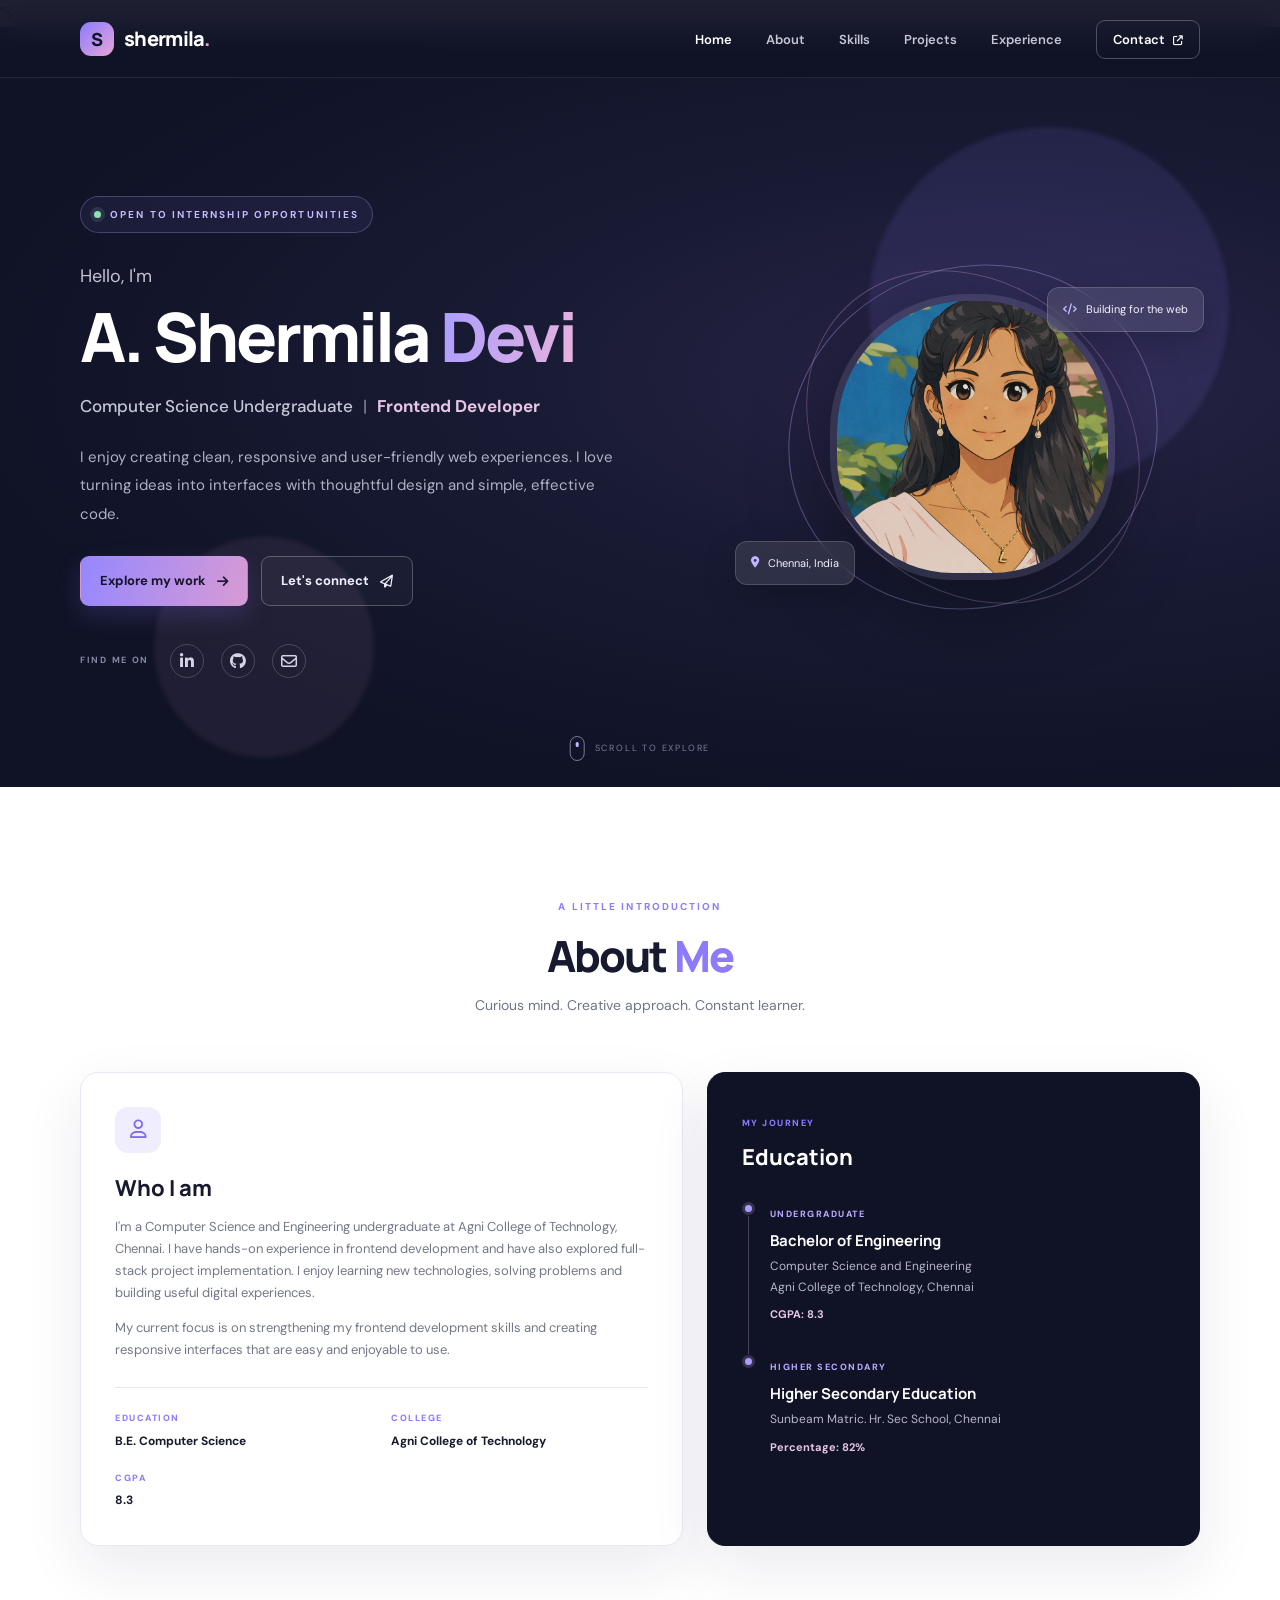
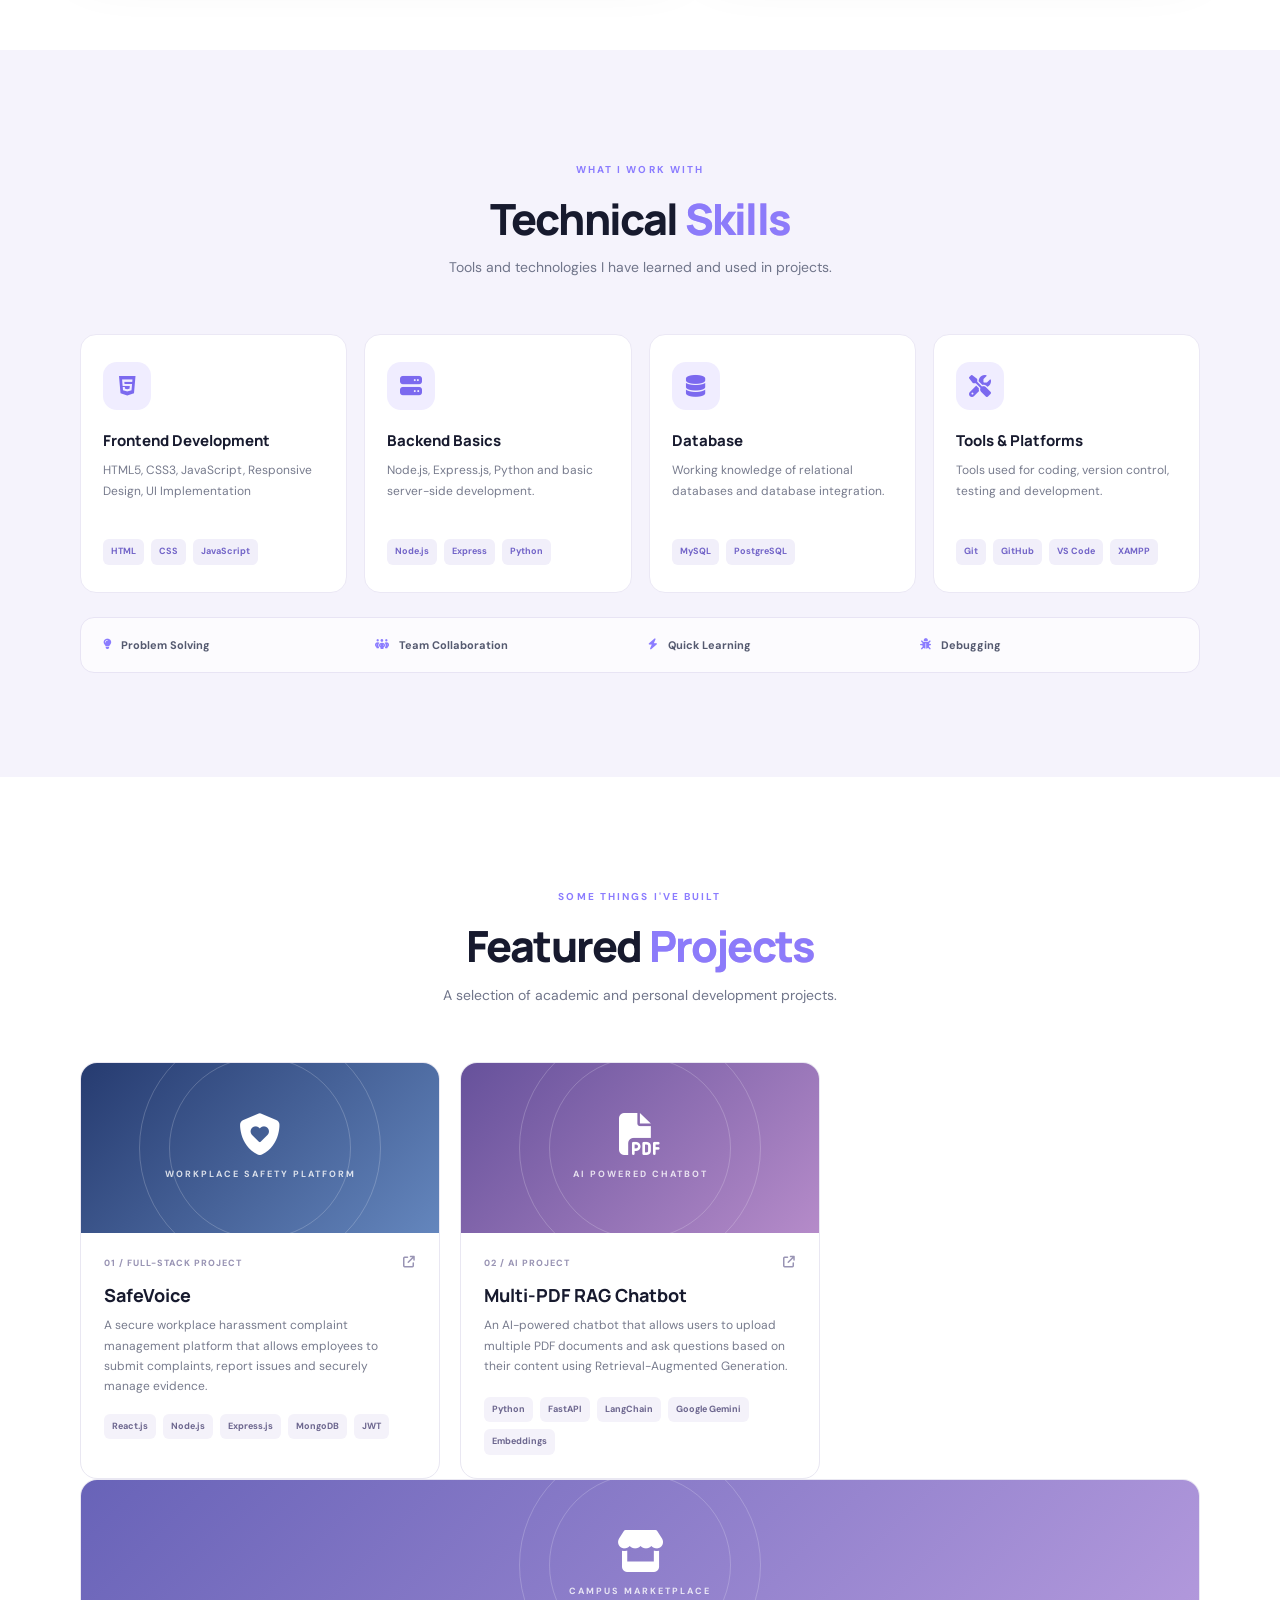
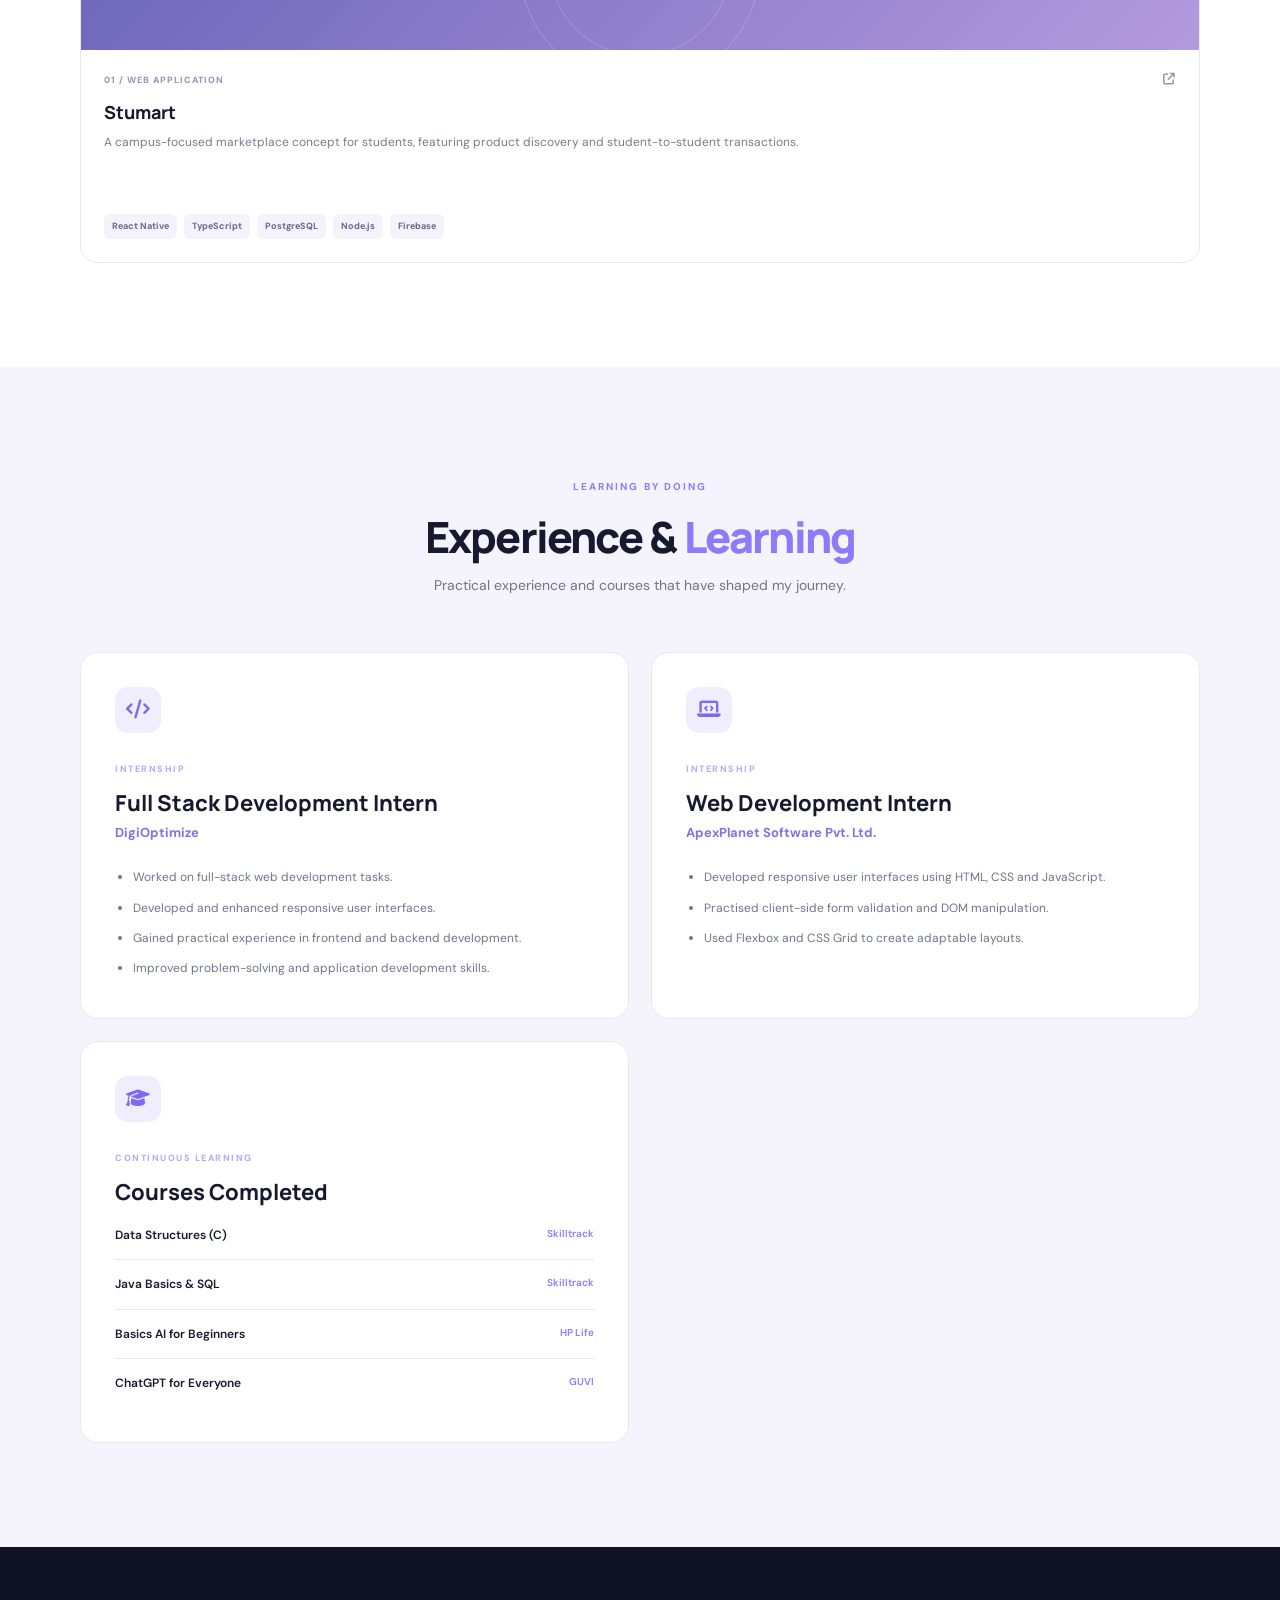
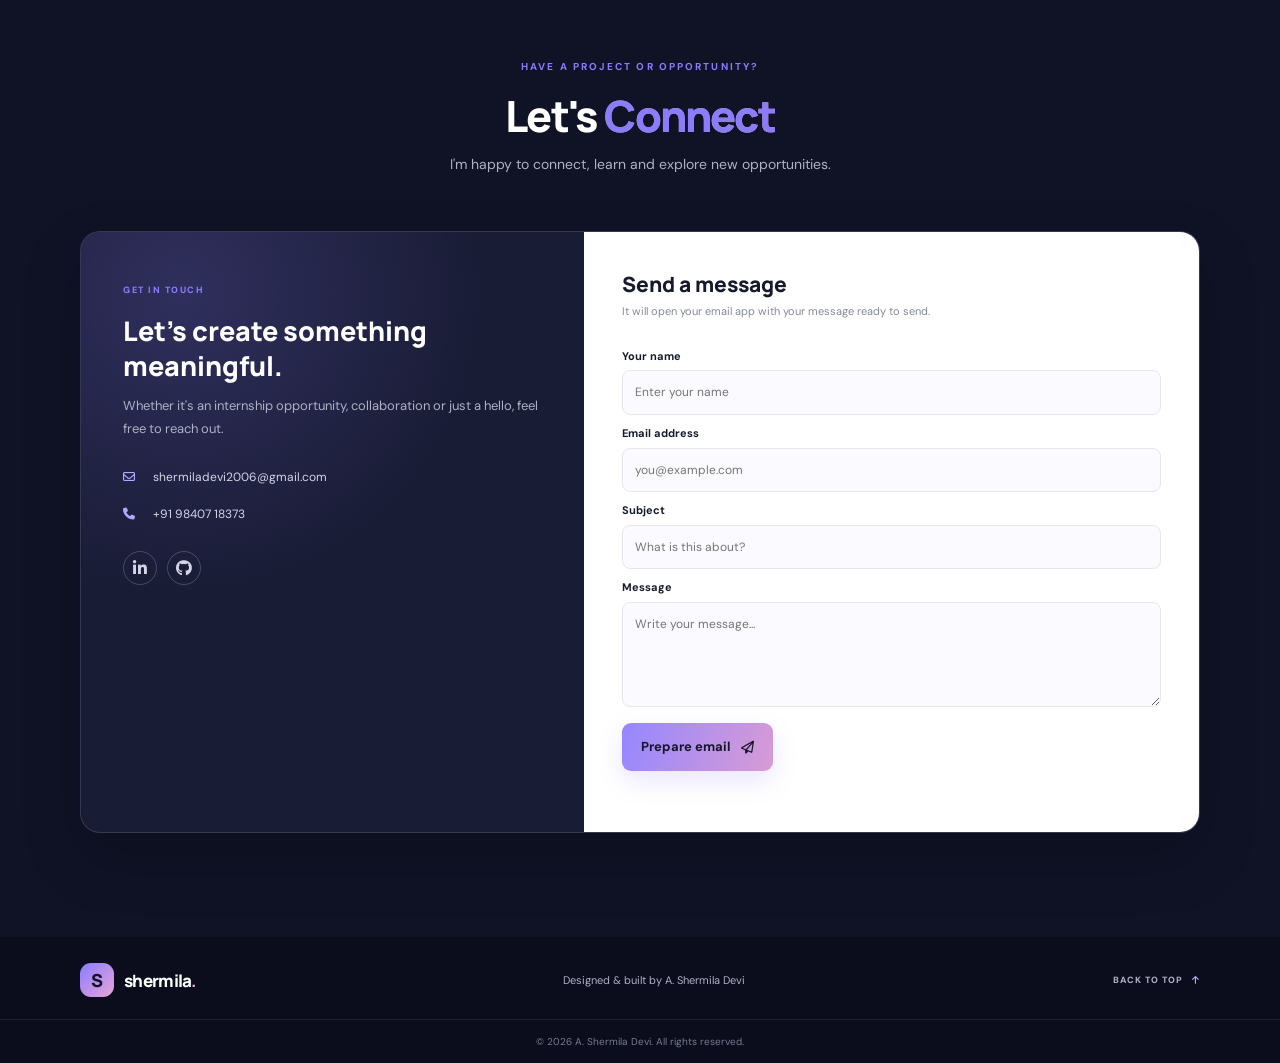
<file: Task-4-main/portfolio/index.html>
<!DOCTYPE html>
<html lang="en">
<head>
  <meta charset="UTF-8" />
  <meta charset="UTF-8">

    <meta name="google-site-verification"
    content="<meta name="google-site-verification" content="IEHguzX-2OSzhWmYerVzVXXxvpvTYlExo7reJKqc9WY" />">

    <title>Shermila Devi | Portfolio</title>
  <meta name="viewport" content="width=device-width, initial-scale=1.0" />
  <meta name="description" content="Portfolio of A. Shermila Devi, Computer Science undergraduate and frontend developer based in Chennai." />
  <meta name="theme-color" content="#101326" />
  <title>A. Shermila Devi | Frontend Developer</title>
  <link rel="preconnect" href="https://fonts.googleapis.com" />
  <link rel="preconnect" href="https://fonts.gstatic.com" crossorigin />
  <link href="https://fonts.googleapis.com/css2?family=DM+Sans:wght@400;500;600;700&family=Manrope:wght@400;500;600;700;800&display=swap" rel="stylesheet" />
  <link rel="stylesheet" href="https://cdnjs.cloudflare.com/ajax/libs/font-awesome/6.5.2/css/all.min.css" />
  <link rel="stylesheet" href="style.css" />
</head>
<body>
  <header class="site-header" id="top">
    <nav class="navbar container" aria-label="Main navigation">
      <a class="brand" href="#home" aria-label="Shermila home"><span class="brand-mark">S</span><span>shermila<span class="brand-dot">.</span></span></a>
      <button class="menu-toggle" aria-label="Open navigation" aria-expanded="false"><i class="fa-solid fa-bars"></i></button>
      <ul class="nav-menu">
        <li><a class="nav-link active" href="#home">Home</a></li>
        <li><a class="nav-link" href="#about">About</a></li>
        <li><a class="nav-link" href="#skills">Skills</a></li>
        <li><a class="nav-link" href="#projects">Projects</a></li>
        <li><a class="nav-link" href="#experience">Experience</a></li>
        <li><a class="nav-link nav-contact" href="#contact">Contact <i class="fa-solid fa-arrow-up-right-from-square"></i></a></li>
      </ul>
    </nav>
  </header>

  <main>
    <section class="hero section-shell" id="home">
      <div class="hero-glow glow-one"></div><div class="hero-glow glow-two"></div>
      <div class="container hero-grid">
        <div class="hero-copy reveal">
          <span class="eyebrow"><span class="status-dot"></span> OPEN TO INTERNSHIP OPPORTUNITIES</span>
          <p class="hello">Hello, I'm</p>
          <h1>A. Shermila <span>Devi</span></h1>
          <h2>Computer Science Undergraduate <span class="role-divider">|</span> <strong>Frontend Developer</strong></h2>
          <p class="hero-description">I enjoy creating clean, responsive and user-friendly web experiences. I love turning ideas into interfaces with thoughtful design and simple, effective code.</p>
          <div class="hero-actions">
            <a class="button button-primary" href="#projects">Explore my work <i class="fa-solid fa-arrow-right"></i></a>
            <a class="button button-outline" href="#contact">Let's connect <i class="fa-regular fa-paper-plane"></i></a>
          </div>
          <div class="hero-socials">
            <span>FIND ME ON</span>
            <a href="https://www.linkedin.com/in/shermiladevi0407/" target="_blank" rel="noopener noreferrer" aria-label="LinkedIn"><i class="fa-brands fa-linkedin-in"></i></a>
            <a href="https://github.com/Shermiladevi0407" target="_blank" rel="noopener noreferrer" aria-label="GitHub"><i class="fa-brands fa-github"></i></a>
            <a href="mailto:shermiladevi2006@gmail.com" aria-label="Email"><i class="fa-regular fa-envelope"></i></a>
          </div>
        </div>
        <div class="hero-visual reveal">
          <div class="photo-frame"><div class="photo-orbit orbit-a"></div><div class="photo-orbit orbit-b"></div><img src="shermi.png" alt="Portrait of A. Shermila Devi" class="profile-img" /></div>
          <div class="floating-note note-code"><i class="fa-solid fa-code"></i><span>Building for the web</span></div>
          <div class="floating-note note-location"><i class="fa-solid fa-location-dot"></i><span>Chennai, India</span></div>
        </div>
      </div>
      <a href="#about" class="scroll-cue"><span></span> SCROLL TO EXPLORE</a>
    </section>

    <section class="section section-light" id="about">
      <div class="container">
        <div class="section-heading reveal"><span class="eyebrow">A LITTLE INTRODUCTION</span><h2>About <span>Me</span></h2><p>Curious mind. Creative approach. Constant learner.</p></div>
        <div class="about-grid">
          <div class="about-panel reveal"><div class="about-icon"><i class="fa-regular fa-user"></i></div><h3>Who I am</h3><p>I'm a Computer Science and Engineering undergraduate at Agni College of Technology, Chennai. I have hands-on experience in frontend development and have also explored full-stack project implementation. I enjoy learning new technologies, solving problems and building useful digital experiences.</p><p>My current focus is on strengthening my frontend development skills and creating responsive interfaces that are easy and enjoyable to use.</p><div class="quick-facts"><div><span class="fact-label">EDUCATION</span><strong>B.E. Computer Science</strong></div><div><span class="fact-label">COLLEGE</span><strong>Agni College of Technology</strong></div><div><span class="fact-label">CGPA</span><strong>8.3</strong></div></div></div>
          <div class="education-panel reveal"><span class="panel-kicker">MY JOURNEY</span><h3>Education</h3><div class="timeline"><div class="timeline-item"><span class="timeline-dot"></span><div><span class="timeline-date">UNDERGRADUATE</span><h4>Bachelor of Engineering</h4><p>Computer Science and Engineering</p><small>Agni College of Technology, Chennai</small><b>CGPA: 8.3</b></div></div><div class="timeline-item"><span class="timeline-dot"></span><div><span class="timeline-date">HIGHER SECONDARY</span><h4>Higher Secondary Education</h4><p>Sunbeam Matric. Hr. Sec School, Chennai</p><b>Percentage: 82%</b></div></div></div></div>
        </div>
      </div>
    </section>

    <section class="section section-tint" id="skills">
      <div class="container">
        <div class="section-heading reveal"><span class="eyebrow">WHAT I WORK WITH</span><h2>Technical <span>Skills</span></h2><p>Tools and technologies I have learned and used in projects.</p></div>
        <div class="skills-grid">
          <article class="skill-card reveal"><div class="skill-icon"><i class="fa-brands fa-html5"></i></div><h3>Frontend Development</h3><p>HTML5, CSS3, JavaScript, Responsive Design, UI Implementation</p><div class="skill-tags"><span>HTML</span><span>CSS</span><span>JavaScript</span></div></article>
          <article class="skill-card reveal"><div class="skill-icon"><i class="fa-solid fa-server"></i></div><h3>Backend Basics</h3><p>Node.js, Express.js, Python and basic server-side development.</p><div class="skill-tags"><span>Node.js</span><span>Express</span><span>Python</span></div></article>
          <article class="skill-card reveal"><div class="skill-icon"><i class="fa-solid fa-database"></i></div><h3>Database</h3><p>Working knowledge of relational databases and database integration.</p><div class="skill-tags"><span>MySQL</span><span>PostgreSQL</span></div></article>
          <article class="skill-card reveal"><div class="skill-icon"><i class="fa-solid fa-screwdriver-wrench"></i></div><h3>Tools & Platforms</h3><p>Tools used for coding, version control, testing and development.</p><div class="skill-tags"><span>Git</span><span>GitHub</span><span>VS Code</span><span>XAMPP</span></div></article>
        </div>
        <div class="strength-strip reveal"><div><i class="fa-solid fa-lightbulb"></i><span>Problem Solving</span></div><div><i class="fa-solid fa-people-group"></i><span>Team Collaboration</span></div><div><i class="fa-solid fa-bolt"></i><span>Quick Learning</span></div><div><i class="fa-solid fa-bug"></i><span>Debugging</span></div></div>
      </div>
    </section>

    <section class="section section-light" id="projects">
      <div class="container">
        <div class="section-heading reveal"><span class="eyebrow">SOME THINGS I'VE BUILT</span><h2>Featured <span>Projects</span></h2><p>A selection of academic and personal development projects.</p></div>
        <div class="projects-grid">

          <!-- SafeVoice Project -->
          <article class="project-card reveal">
      
              <div class="project-art art-safevoice">
                  <i class="fa-solid fa-shield-heart"></i>
                  <span class="art-label">WORKPLACE SAFETY PLATFORM</span>
              </div>
      
              <div class="project-body">
      
                  <div class="project-topline">
                      <span>01 / FULL-STACK PROJECT</span>
                      <i class="fa-solid fa-arrow-up-right-from-square"></i>
                  </div>
      
                  <h3>SafeVoice</h3>
      
                  <p>
                      A secure workplace harassment complaint management
                      platform that allows employees to submit complaints,
                      report issues and securely manage evidence.
                  </p>
      
                  <div class="project-tech">
                      <span>React.js</span>
                      <span>Node.js</span>
                      <span>Express.js</span>
                      <span>MongoDB</span>
                      <span>JWT</span>
                  </div>
      
              </div>
          </article>
      
      
          <!-- Multi-PDF RAG Chatbot -->
          <article class="project-card reveal">
      
              <div class="project-art art-rag">
                  <i class="fa-solid fa-file-pdf"></i>
                  <span class="art-label">AI POWERED CHATBOT</span>
              </div>
      
              <div class="project-body">
      
                  <div class="project-topline">
                      <span>02 / AI PROJECT</span>
                      <i class="fa-solid fa-arrow-up-right-from-square"></i>
                  </div>
      
                  <h3>Multi-PDF RAG Chatbot</h3>
      
                  <p>
                      An AI-powered chatbot that allows users to upload
                      multiple PDF documents and ask questions based
                      on their content using Retrieval-Augmented Generation.
                  </p>
      
                  <div class="project-tech">
                      <span>Python</span>
                      <span>FastAPI</span>
                      <span>LangChain</span>
                      <span>Google Gemini</span>
                      <span>Embeddings</span>
                  </div>
      
              </div>
          </article>
      
      </div>
          <article class="project-card reveal"><div class="project-art art-market"><i class="fa-solid fa-store"></i><span class="art-label">CAMPUS MARKETPLACE</span></div><div class="project-body"><div class="project-topline"><span>01 / WEB APPLICATION</span><i class="fa-solid fa-arrow-up-right-from-square"></i></div><h3>Stumart</h3><p>A campus-focused marketplace concept for students, featuring product discovery and student-to-student transactions.</p><div class="project-tech"><span>React Native</span><span>TypeScript</span><span>PostgreSQL</span><span>Node.js</span><span>Firebase</span></div></div></article>
        </div>
      </div>
    </section>

    <section class="section section-tint" id="experience">
      <div class="container">
        <div class="section-heading reveal"><span class="eyebrow">LEARNING BY DOING</span><h2>Experience & <span>Learning</span></h2><p>Practical experience and courses that have shaped my journey.</p></div>
        <div class="experience-grid">
          <article class="experience-card reveal">
            <div class="experience-symbol">
                <i class="fa-solid fa-code"></i>
            </div>
        
            <span class="timeline-date">INTERNSHIP</span>
        
            <h3>Full Stack Development Intern</h3>
            <h4>DigiOptimize</h4>
        
            <ul>
                <li>Worked on full-stack web development tasks.</li>
                <li>Developed and enhanced responsive user interfaces.</li>
                <li>Gained practical experience in frontend and backend development.</li>
                <li>Improved problem-solving and application development skills.</li>
            </ul>
        </article>
          <article class="experience-card reveal"><div class="experience-symbol"><i class="fa-solid fa-laptop-code"></i></div><span class="timeline-date">INTERNSHIP</span><h3>Web Development Intern</h3><h4>ApexPlanet Software Pvt. Ltd.</h4><ul><li>Developed responsive user interfaces using HTML, CSS and JavaScript.</li><li>Practised client-side form validation and DOM manipulation.</li><li>Used Flexbox and CSS Grid to create adaptable layouts.</li></ul></article>
          <article class="experience-card courses-card reveal"><div class="experience-symbol"><i class="fa-solid fa-graduation-cap"></i></div><span class="timeline-date">CONTINUOUS LEARNING</span><h3>Courses Completed</h3><div class="course-row"><span>Data Structures (C)</span><small>Skilltrack</small></div><div class="course-row"><span>Java Basics & SQL</span><small>Skilltrack</small></div><div class="course-row"><span>Basics AI for Beginners</span><small>HP Life</small></div><div class="course-row"><span>ChatGPT for Everyone</span><small>GUVI</small></div></article>
        </div>
      </div>
    </section>

    <section class="section contact-section" id="contact">
      <div class="container">
        <div class="section-heading reveal"><span class="eyebrow">HAVE A PROJECT OR OPPORTUNITY?</span><h2>Let's <span>Connect</span></h2><p>I'm happy to connect, learn and explore new opportunities.</p></div>
        <div class="contact-card reveal"><div class="contact-copy"><span class="panel-kicker">GET IN TOUCH</span><h3>Let's create something meaningful.</h3><p>Whether it's an internship opportunity, collaboration or just a hello, feel free to reach out.</p><a class="contact-line" href="mailto:shermiladevi2006@gmail.com"><i class="fa-regular fa-envelope"></i><span>shermiladevi2006@gmail.com</span></a><a class="contact-line" href="tel:+919840718373"><i class="fa-solid fa-phone"></i><span>+91 98407 18373</span></a><div class="contact-socials"><a href="https://www.linkedin.com/in/shermiladevi0407/" target="_blank" rel="noopener noreferrer" aria-label="LinkedIn"><i class="fa-brands fa-linkedin-in"></i></a><a href="https://github.com/Shermiladevi0407" target="_blank" rel="noopener noreferrer" aria-label="GitHub"><i class="fa-brands fa-github"></i></a></div></div><form class="contact-form" id="contactForm"><div class="form-heading"><h3>Send a message</h3><p>It will open your email app with your message ready to send.</p></div><label for="name">Your name</label><input id="name" name="name" type="text" placeholder="Enter your name" required /><label for="email">Email address</label><input id="email" name="email" type="email" placeholder="you@example.com" required /><label for="subject">Subject</label><input id="subject" name="subject" type="text" placeholder="What is this about?" required /><label for="message">Message</label><textarea id="message" name="message" rows="4" placeholder="Write your message..." required></textarea><button class="button button-primary submit-button" type="submit">Prepare email <i class="fa-regular fa-paper-plane"></i></button><p class="form-note" id="formNote" aria-live="polite"></p></form></div>
      </div>
    </section>
  </main>

  <footer class="footer"><div class="container footer-inner"><a class="brand" href="#home"><span class="brand-mark">S</span><span>shermila<span class="brand-dot">.</span></span></a><p>Designed & built by A. Shermila Devi</p><a class="back-top" href="#top">BACK TO TOP <i class="fa-solid fa-arrow-up"></i></a></div><div class="footer-bottom">© <span id="year"></span> A. Shermila Devi. All rights reserved.</div></footer>
  <script src="script.js"></script>
</body>
</html>
</file>
<file: Task-4-main/portfolio/style.css>
/* SafeVoice Project */
.art-safevoice {
    background: linear-gradient(
        135deg,
        #263b70,
        #6486bd
    );
}

/* Multi-PDF RAG Chatbot */
.art-rag {
    background: linear-gradient(
        135deg,
        #66519b,
        #b58bc9
    );
}
:root{--ink:#171a2e;--muted:#70758a;--purple:#8b7cff;--pink:#e7a5d7;--paper:#fbfaff;--line:#e9e7f2;--navy:#101326;--white:#fff;--shadow:0 22px 60px rgba(28,24,64,.09)}
*{box-sizing:border-box;margin:0;padding:0}html{scroll-behavior:smooth;scroll-padding-top:88px}body{font-family:'DM Sans',sans-serif;color:var(--ink);background:var(--paper);line-height:1.7;overflow-x:hidden}a{color:inherit;text-decoration:none}button,input,textarea{font:inherit}.container{width:min(1120px,calc(100% - 48px));margin:auto}.section{padding:104px 0}.section-light{background:#fff}.section-tint{background:#f5f3fc}.site-header{height:78px;position:fixed;z-index:1000;inset:0 0 auto;background:rgba(16,19,38,.94);backdrop-filter:blur(16px);border-bottom:1px solid rgba(255,255,255,.08)}.navbar{height:100%;display:flex;align-items:center;justify-content:space-between}.brand{display:inline-flex;align-items:center;gap:10px;color:#fff;font:800 20px 'Manrope',sans-serif;letter-spacing:-.7px}.brand-mark{width:34px;height:34px;display:grid;place-items:center;border-radius:11px;background:linear-gradient(135deg,var(--purple),var(--pink));color:#11142a;font-size:18px}.brand-dot{color:var(--pink)}.nav-menu{display:flex;align-items:center;gap:34px;list-style:none}.nav-link{font-size:13px;font-weight:600;color:#c6c7d5;transition:.25s}.nav-link:hover,.nav-link.active{color:#fff}.nav-contact{padding:10px 16px;border:1px solid rgba(255,255,255,.25);border-radius:9px;color:#fff}.nav-contact i{font-size:10px;margin-left:5px}.menu-toggle{display:none;background:none;border:0;color:#fff;font-size:22px;cursor:pointer}
.hero{min-height:760px;padding:150px 0 90px;position:relative;overflow:hidden;background:radial-gradient(ellipse at 78% 46%,#292448 0,#171a32 38%,#101326 75%);color:#fff;display:flex;align-items:center}.hero-grid{display:grid;grid-template-columns:1.15fr .85fr;align-items:center;gap:50px;position:relative;z-index:1}.hero-glow{position:absolute;border-radius:50%;filter:blur(2px);pointer-events:none}.glow-one{width:360px;height:360px;background:rgba(139,124,255,.12);top:100px;right:4%}.glow-two{width:220px;height:220px;background:rgba(231,165,215,.08);bottom:30px;left:12%}.eyebrow{font-size:10px;letter-spacing:2.1px;font-weight:700;color:var(--purple);display:inline-flex;align-items:center;gap:9px}.hero .eyebrow{color:#c5bbff;padding:9px 13px;border:1px solid rgba(197,187,255,.25);border-radius:30px;background:rgba(139,124,255,.08)}.status-dot{width:7px;height:7px;border-radius:50%;background:#8fe0b2;box-shadow:0 0 0 4px rgba(143,224,178,.13)}.hello{margin-top:28px;color:#c2c3d2;font-size:18px}.hero h1{font:800 clamp(42px,5.5vw,68px)/1.1 'Manrope',sans-serif;letter-spacing:-3px;margin:7px 0 18px}.hero h1 span,.section-heading h2 span{background:linear-gradient(100deg,#a99eff,#e9b2dc);-webkit-background-clip:text;background-clip:text;color:transparent}.hero h2{font-size:17px;font-weight:500;color:#c5c7d6}.hero h2 strong{color:#e7c5e6;font-weight:700}.role-divider{color:#777b94;margin:0 6px}.hero-description{max-width:550px;margin:22px 0 28px;color:#aeb1c5;font-size:15px;line-height:1.9}.hero-actions{display:flex;flex-wrap:wrap;gap:13px}.button{display:inline-flex;align-items:center;justify-content:center;gap:11px;padding:13px 19px;border-radius:9px;font-size:13px;font-weight:700;border:1px solid transparent;cursor:pointer;transition:transform .25s,box-shadow .25s,background .25s}.button:hover{transform:translateY(-3px)}.button-primary{background:linear-gradient(110deg,#9587ff,#d89bd4);color:#17152b;box-shadow:0 10px 25px rgba(139,124,255,.18)}.button-primary:hover{box-shadow:0 14px 32px rgba(139,124,255,.3)}.button-outline{border-color:rgba(255,255,255,.25);color:#f2efff;background:rgba(255,255,255,.03)}.button-outline:hover{background:rgba(255,255,255,.1)}.hero-socials{display:flex;align-items:center;gap:17px;margin-top:38px}.hero-socials span{font-size:9px;letter-spacing:1.7px;color:#858aa4;font-weight:700;margin-right:4px}.hero-socials a,.contact-socials a{width:34px;height:34px;border:1px solid rgba(255,255,255,.18);border-radius:50%;display:grid;place-items:center;color:#d5d3e8;transition:.25s}.hero-socials a:hover{background:var(--purple);color:#111326;transform:translateY(-3px)}.hero-visual{position:relative;display:grid;place-items:center;min-height:440px}.photo-frame{width:min(340px,78%);aspect-ratio:1;position:relative;display:grid;place-items:center}.profile-img{width:84%;height:84%;object-fit:cover;object-position:center 25%;border-radius:48% 48% 43% 43%;position:relative;z-index:2;border:7px solid rgba(255,255,255,.09);box-shadow:0 25px 80px rgba(0,0,0,.35)}.photo-orbit{position:absolute;border:1px solid rgba(190,177,255,.35);border-radius:50%;inset:0;transform:rotate(-22deg) scaleX(1.1)}.orbit-b{inset:20px -12px;transform:rotate(45deg);border-color:rgba(231,165,215,.3)}.floating-note{position:absolute;z-index:3;display:flex;align-items:center;gap:9px;padding:12px 15px;border-radius:12px;background:rgba(255,255,255,.1);border:1px solid rgba(255,255,255,.16);backdrop-filter:blur(12px);font-size:11px;color:#f4f1ff;box-shadow:0 12px 35px rgba(0,0,0,.18)}.floating-note i{color:#c0b6ff}.note-code{top:70px;right:-4px}.note-location{bottom:72px;left:-10px}.scroll-cue{position:absolute;bottom:26px;left:50%;transform:translateX(-50%);display:flex;align-items:center;gap:10px;color:#777d9b;font-size:9px;letter-spacing:1.8px}.scroll-cue span{height:25px;width:15px;border:1px solid #777d9b;border-radius:12px;position:relative}.scroll-cue span:after{content:'';position:absolute;top:5px;left:5px;width:3px;height:5px;border-radius:3px;background:#c4b9ff;animation:scroll 1.5s infinite}@keyframes scroll{to{transform:translateY(8px);opacity:0}}
.section-heading{text-align:center;margin:0 auto 54px;max-width:620px}.section-heading h2{font:800 clamp(32px,4vw,43px)/1.2 'Manrope',sans-serif;letter-spacing:-1.8px;margin:12px 0}.section-heading h2 span{color:#8c7bfa}.section-heading>p{color:var(--muted);font-size:14px}.about-grid{display:grid;grid-template-columns:1.1fr .9fr;gap:24px}.about-panel,.education-panel,.experience-card{background:#fff;border:1px solid var(--line);border-radius:18px;padding:34px;box-shadow:var(--shadow)}.about-icon,.experience-symbol{width:46px;height:46px;display:grid;place-items:center;border-radius:13px;background:#f0edff;color:#7c6af0;font-size:19px;margin-bottom:20px}.about-panel h3,.education-panel h3,.experience-card h3{font:750 22px 'Manrope',sans-serif;margin-bottom:13px}.about-panel>p{color:#73778a;font-size:13px;margin-bottom:13px}.quick-facts{display:grid;grid-template-columns:1fr 1fr;gap:20px;margin-top:26px;padding-top:23px;border-top:1px solid var(--line)}.quick-facts>div{display:flex;flex-direction:column;gap:4px}.fact-label,.timeline-date,.panel-kicker{font-size:9px;letter-spacing:1.5px;font-weight:800;color:#8b7cff}.quick-facts strong{font-size:12px}.education-panel{background:var(--navy);color:#fff;border-color:var(--navy)}.education-panel h3{margin:8px 0 26px}.timeline{display:grid;gap:25px}.timeline-item{display:flex;gap:15px;position:relative}.timeline-item:not(:last-child):before{content:'';position:absolute;top:18px;left:6px;height:calc(100% + 10px);width:1px;background:#46435e}.timeline-dot{width:13px;height:13px;flex:0 0 13px;border-radius:50%;background:#a99eff;border:3px solid #37314f;margin-top:4px;z-index:1}.timeline-date{color:#b5aaff}.timeline-item h4{font:700 15px 'Manrope',sans-serif;margin:5px 0}.timeline-item p,.timeline-item small{display:block;color:#b5b6c8;font-size:12px}.timeline-item b{display:inline-block;color:#e7c5e6;font-size:11px;margin-top:8px}
.skills-grid{display:grid;grid-template-columns:repeat(4,1fr);gap:17px}.skill-card{padding:27px 22px;background:#fff;border:1px solid #ebe8f5;border-radius:16px;transition:.28s}.skill-card:hover,.project-card:hover,.experience-card:hover{transform:translateY(-6px);box-shadow:0 22px 45px rgba(38,31,84,.12)}.skill-icon{width:48px;height:48px;display:grid;place-items:center;background:#f0edff;border-radius:14px;color:#7b69ef;font-size:22px;margin-bottom:20px}.skill-card h3{font:750 15px 'Manrope',sans-serif;margin-bottom:9px}.skill-card p{font-size:12px;color:#777b8d;min-height:62px}.skill-tags,.project-tech{display:flex;flex-wrap:wrap;gap:7px;margin-top:17px}.skill-tags span,.project-tech span{font-size:9px;font-weight:700;padding:5px 8px;border-radius:6px;background:#f1effa;color:#7264c8}.strength-strip{margin-top:24px;padding:18px 22px;border:1px solid #e8e4f4;border-radius:14px;display:grid;grid-template-columns:repeat(4,1fr);gap:15px;background:rgba(255,255,255,.7)}.strength-strip div{display:flex;align-items:center;gap:10px;font-size:11px;font-weight:700;color:#555a70}.strength-strip i{color:#8b7cff}
.projects-grid{display:grid;grid-template-columns:repeat(3,1fr);gap:20px}.project-card{background:#fff;border:1px solid var(--line);border-radius:17px;overflow:hidden;transition:.28s}.project-art{height:170px;display:flex;flex-direction:column;align-items:center;justify-content:center;gap:12px;position:relative;overflow:hidden}.project-art:before,.project-art:after{content:'';position:absolute;border:1px solid rgba(255,255,255,.2);border-radius:50%;width:180px;height:180px}.project-art:after{width:240px;height:240px}.project-art>i{font-size:42px;color:#fff;z-index:1}.art-label{font-size:9px;letter-spacing:2px;color:rgba(255,255,255,.8);font-weight:700;z-index:1}.art-market{background:linear-gradient(135deg,#6863b8,#b49add)}.art-loan{background:linear-gradient(135deg,#315d78,#72a5b2)}.art-hospital{background:linear-gradient(135deg,#9b6e9e,#d8a2ba)}.project-body{padding:23px}.project-topline{display:flex;justify-content:space-between;color:#9994b4;font-size:9px;font-weight:800;letter-spacing:1px}.project-topline i{font-size:12px}.project-body h3{font:750 18px 'Manrope',sans-serif;margin:12px 0 8px}.project-body p{font-size:12px;color:#777b8d;min-height:65px}.project-tech{margin-top:17px}.project-tech span{background:#f4f2fa;color:#6c668e}
.experience-grid{display:grid;grid-template-columns:1fr 1fr;gap:22px}.experience-card{box-shadow:none}.experience-card h3{margin:8px 0 4px}.experience-card h4{font-size:13px;color:#8272e8;margin-bottom:18px}.experience-card ul{padding-left:18px;color:#70758a;font-size:12px}.experience-card li{padding:5px 0}.course-row{display:flex;justify-content:space-between;gap:12px;padding:14px 0;border-bottom:1px solid var(--line);font-size:12px;font-weight:600}.course-row:last-child{border:0}.course-row small{color:#8b7cff;font-size:10px}
.contact-section{background:var(--navy);color:#fff}.contact-section .section-heading>p{color:#aeb1c5}.contact-section .section-heading h2{color:#fff}.contact-card{display:grid;grid-template-columns:.9fr 1.1fr;border:1px solid rgba(255,255,255,.12);border-radius:20px;overflow:hidden;background:#191c35;box-shadow:0 25px 60px rgba(0,0,0,.2)}.contact-copy{padding:42px;background:radial-gradient(circle at 20% 10%,rgba(139,124,255,.2),transparent 45%)}.contact-copy h3{font:800 27px/1.3 'Manrope',sans-serif;margin:12px 0}.contact-copy>p{color:#aeb1c5;font-size:13px;margin-bottom:27px}.contact-line{display:flex;align-items:center;gap:13px;margin:17px 0;color:#d6d4e7;font-size:12px}.contact-line i{color:#b3a8ff;width:17px}.contact-socials{display:flex;gap:10px;margin-top:27px}.contact-socials a{border-color:rgba(255,255,255,.2)}.contact-socials a:hover{background:var(--purple);color:#111326}.contact-form{padding:38px;background:#fff;color:var(--ink);display:flex;flex-direction:column}.form-heading h3{font:800 21px 'Manrope',sans-serif}.form-heading p{font-size:11px;color:#85899a;margin:4px 0 17px}.contact-form label{font-size:11px;font-weight:700;margin:9px 0 5px}.contact-form input,.contact-form textarea{width:100%;border:1px solid #e7e5ef;border-radius:8px;padding:11px 12px;font-size:12px;outline:none;background:#fbfaff;resize:vertical;transition:.2s}.contact-form input:focus,.contact-form textarea:focus{border-color:#9a8cff;box-shadow:0 0 0 3px rgba(139,124,255,.12)}.submit-button{margin-top:16px;align-self:flex-start;border:0}.form-note{font-size:11px;color:#7465d3;margin-top:8px;min-height:15px}.footer{background:#0b0d1c;color:#aeb1c5;padding:26px 0 0}.footer-inner{display:flex;align-items:center;justify-content:space-between;padding-bottom:22px}.footer-inner .brand{font-size:17px}.footer-inner p{font-size:11px}.back-top{font-size:9px;letter-spacing:1px;font-weight:800}.back-top i{margin-left:6px;color:#b3a8ff}.footer-bottom{text-align:center;border-top:1px solid rgba(255,255,255,.08);padding:13px;font-size:10px;color:#777b91}.reveal{opacity:0;transform:translateY(22px);transition:opacity .7s ease,transform .7s ease}.reveal.visible{opacity:1;transform:translateY(0)}
@media(max-width:900px){.nav-menu{gap:19px}.hero-grid{gap:20px}.hero h1{font-size:54px}.skills-grid{grid-template-columns:repeat(2,1fr)}.projects-grid{grid-template-columns:repeat(2,1fr)}.project-card:last-child{grid-column:1/-1;max-width:calc(50% - 10px);justify-self:center}.hero-visual{min-height:360px}}
@media(max-width:680px){.container{width:min(100% - 34px,520px)}.section{padding:76px 0}.site-header{height:68px}.menu-toggle{display:block}.nav-menu{position:absolute;top:68px;left:0;right:0;display:none;flex-direction:column;align-items:stretch;gap:0;padding:10px 22px 18px;background:#101326;border-top:1px solid rgba(255,255,255,.08)}.nav-menu.open{display:flex}.nav-menu li{padding:11px 0}.nav-contact{display:inline-block}.hero{padding:118px 0 80px;min-height:auto}.hero-grid{grid-template-columns:1fr;text-align:center;gap:15px}.hero .eyebrow{font-size:8px}.hello{margin-top:22px}.hero h1{font-size:clamp(40px,12vw,56px);letter-spacing:-2px}.hero h2{font-size:14px}.hero-description{font-size:13px;margin:17px auto 23px}.hero-actions,.hero-socials{justify-content:center}.hero-socials{margin-top:27px}.hero-visual{min-height:320px;grid-row:1}.photo-frame{width:250px}.note-code{right:-3px;top:48px}.note-location{left:-5px;bottom:45px}.scroll-cue{display:none}.section-heading{margin-bottom:35px}.section-heading h2{font-size:34px}.about-grid,.experience-grid,.contact-card{grid-template-columns:1fr}.about-panel,.education-panel{padding:25px}.quick-facts{grid-template-columns:1fr 1fr}.skills-grid,.projects-grid{grid-template-columns:1fr}.project-card:last-child{grid-column:auto;max-width:none}.skill-card p{min-height:0}.strength-strip{grid-template-columns:1fr 1fr}.contact-copy,.contact-form{padding:28px 23px}.footer-inner{flex-direction:column;gap:13px;text-align:center}.footer-inner p{order:3}.back-top{order:2}}
@media(prefers-reduced-motion:reduce){html{scroll-behavior:auto}*,*:before,*:after{animation-duration:.01ms!important;animation-iteration-count:1!important;transition-duration:.01ms!important}.reveal{opacity:1;transform:none}}
</file>
